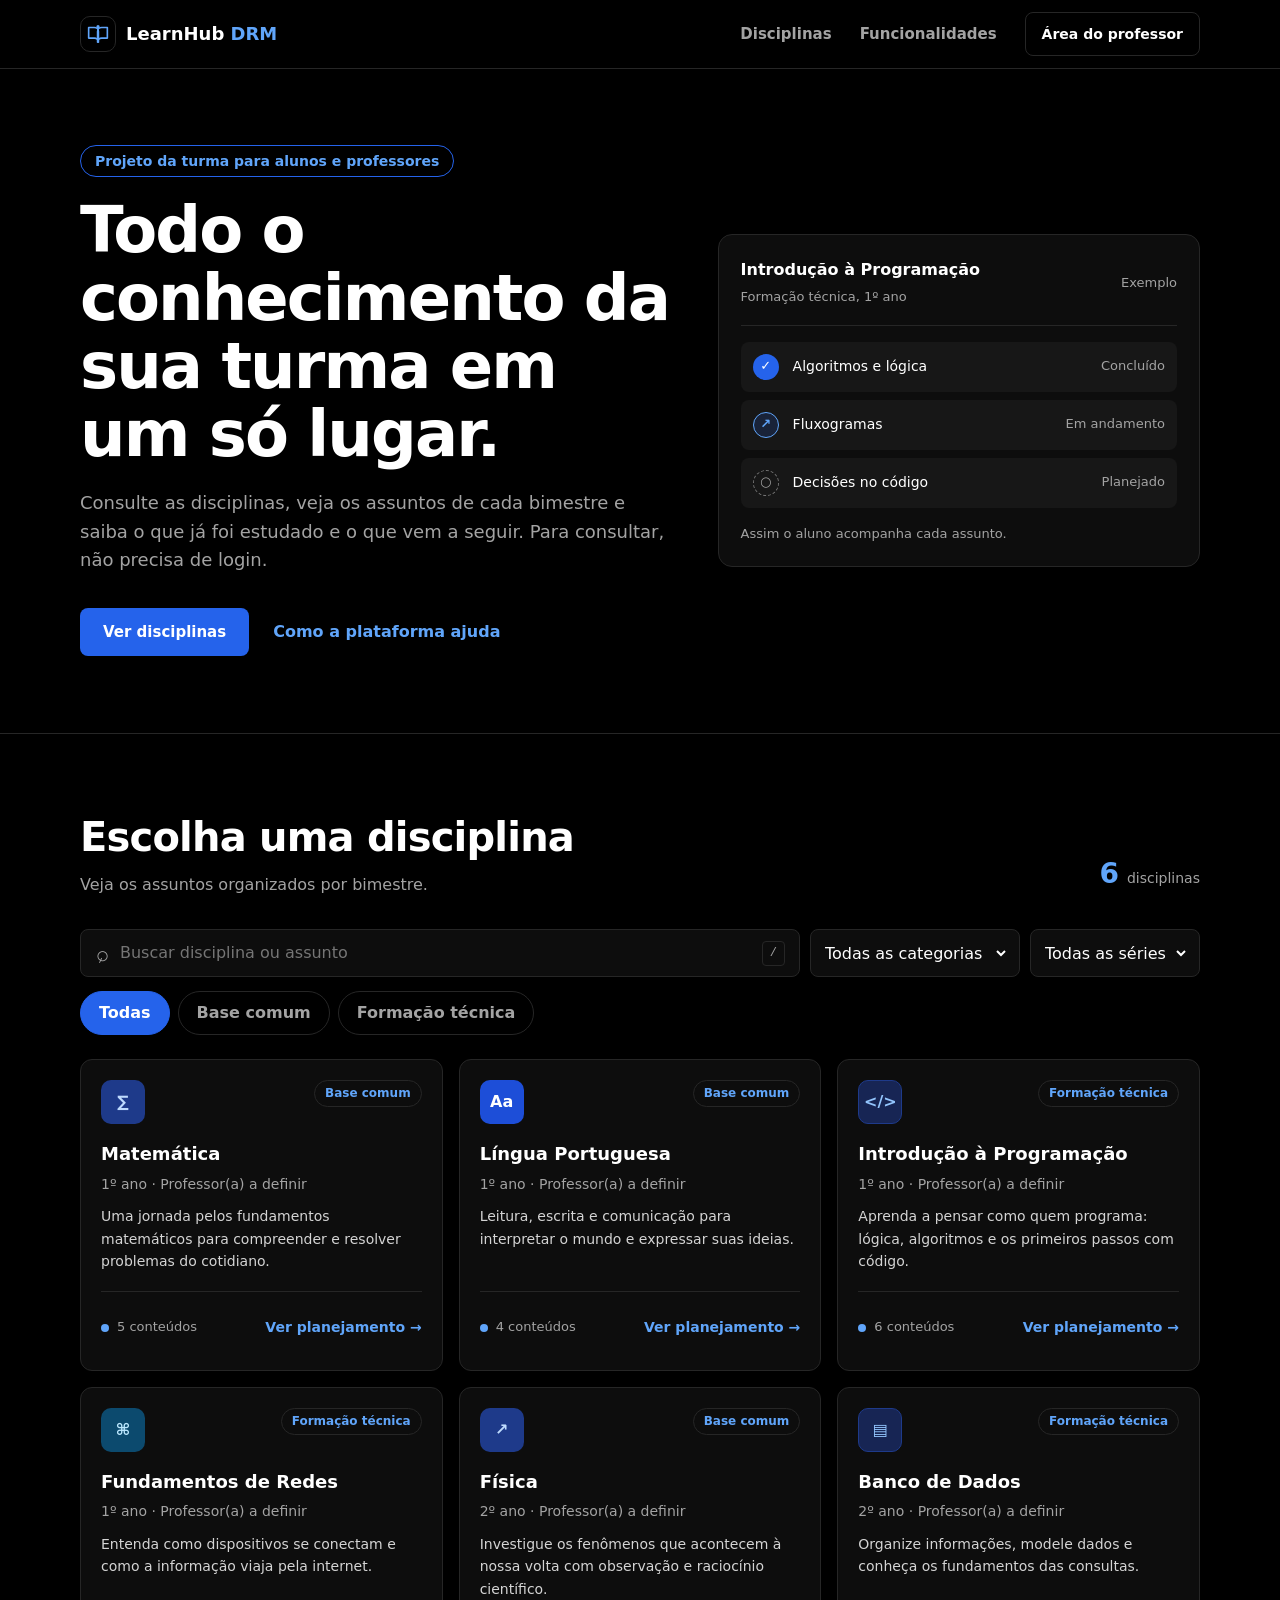
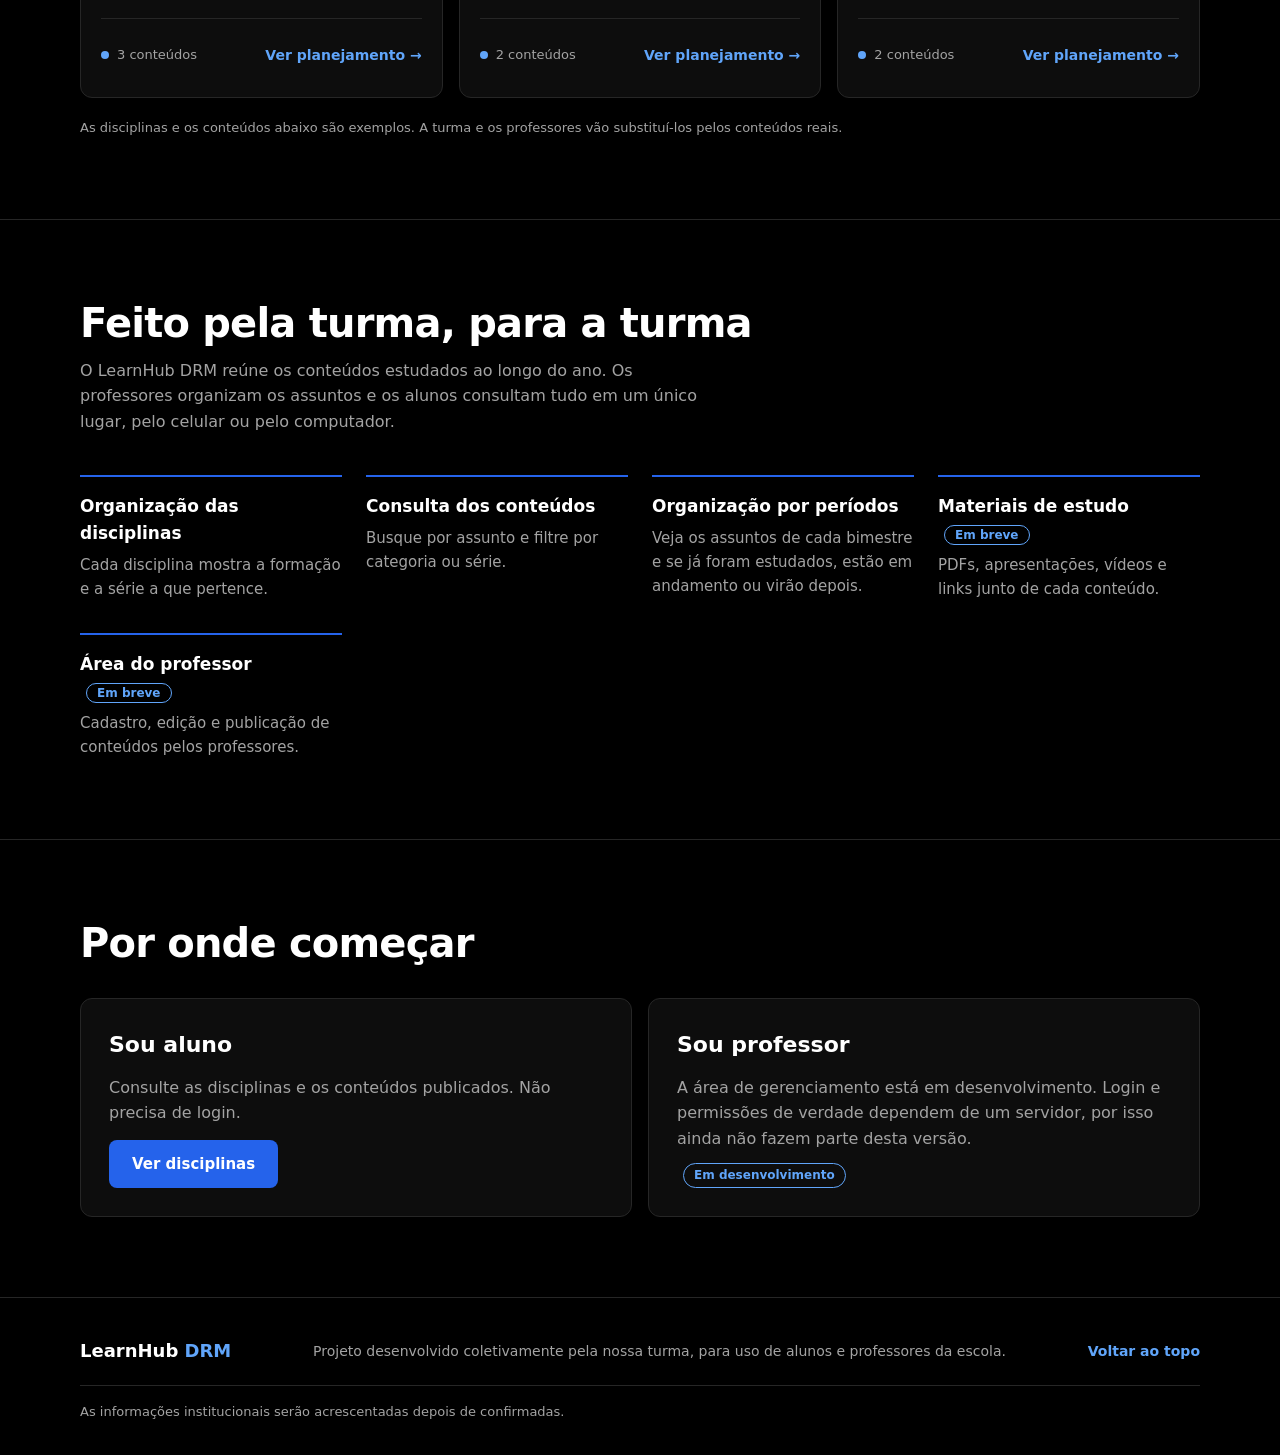
<file: index.html>
<!doctype html>
<html lang="pt-BR">
  <head>
    <meta charset="utf-8">
    <meta name="viewport" content="width=device-width, initial-scale=1">
    <meta name="theme-color" content="#000000">
    <meta name="description" content="LearnHub DRM: plataforma da turma para organizar e consultar os conteúdos das disciplinas.">
    <title>LearnHub DRM — os conteúdos da turma em um só lugar</title>
    <link rel="icon" href="data:image/svg+xml,%3Csvg xmlns='http://www.w3.org/2000/svg' viewBox='0 0 40 40'%3E%3Crect width='40' height='40' rx='12' fill='%23000'/%3E%3Cpath d='M10 12h8a6 6 0 0 1 6 6v12a6 6 0 0 0-6-6h-8zm20 0h-2a6 6 0 0 0-6 6v12a6 6 0 0 1 6-6h2z' fill='none' stroke='%2360a5fa' stroke-width='2.5' stroke-linejoin='round'/%3E%3C/svg%3E">
    <link rel="stylesheet" href="style.css">
    <script src="index.js" defer></script>
  </head>
  <body>
    <a class="skip-link" href="#conteudo">Pular para o conteúdo</a>

    <header class="site-header">
      <div class="container header-inner">
        <a class="brand" href="#inicio" aria-label="LearnHub DRM, início">
          <span class="brand-mark" aria-hidden="true">
            <svg viewBox="0 0 32 32" fill="none">
              <path d="M4.5 8h7a5 5 0 0 1 5 5v13a5 5 0 0 0-5-5h-7V8Z" stroke="currentColor" stroke-width="2" stroke-linejoin="round"/>
              <path d="M27.5 8h-7a5 5 0 0 0-5 5v13a5 5 0 0 1 5-5h7V8Z" stroke="currentColor" stroke-width="2" stroke-linejoin="round"/>
              <circle cx="16" cy="7" r="2" fill="currentColor"/>
            </svg>
          </span>
          <span class="brand-name">LearnHub <span>DRM</span></span>
        </a>
        <nav class="main-nav" aria-label="Navegação principal">
          <a href="#disciplinas">Disciplinas</a>
          <a href="#funcionalidades">Funcionalidades</a>
        </nav>
        <a class="button button-small button-outline" href="#professores">Área do professor</a>
      </div>
    </header>

    <main id="conteudo">
      <section class="hero" id="inicio">
        <div class="container hero-grid">
          <div>
            <span class="pill">Projeto da turma para alunos e professores</span>
            <h1>Todo o conhecimento da sua turma em um só lugar.</h1>
            <p class="hero-description">
              Consulte as disciplinas, veja os assuntos de cada bimestre e saiba o que já foi
              estudado e o que vem a seguir. Para consultar, não precisa de login.
            </p>
            <div class="hero-actions">
              <a class="button button-primary" href="#disciplinas">Ver disciplinas</a>
              <a class="text-link" href="#funcionalidades">Como a plataforma ajuda</a>
            </div>
          </div>

          <div class="preview" role="img" aria-label="Exemplo de como o aluno vê os conteúdos de uma disciplina">
            <div class="preview-head">
              <div>
                <strong>Introdução à Programação</strong>
                <small>Formação técnica, 1º ano</small>
              </div>
              <small>Exemplo</small>
            </div>
            <div class="preview-list">
              <div class="preview-item"><span class="mini-status done">✓</span><span>Algoritmos e lógica</span><small>Concluído</small></div>
              <div class="preview-item"><span class="mini-status current">↗</span><span>Fluxogramas</span><small>Em andamento</small></div>
              <div class="preview-item"><span class="mini-status planned">○</span><span>Decisões no código</span><small>Planejado</small></div>
            </div>
            <p class="preview-note">Assim o aluno acompanha cada assunto.</p>
          </div>
        </div>
      </section>

      <section class="section" id="disciplinas">
        <div class="container">
          <div class="section-heading">
            <div>
              <h2>Escolha uma disciplina</h2>
              <p>Veja os assuntos organizados por bimestre.</p>
            </div>
            <div class="course-count"><strong id="course-count">0</strong><span>disciplinas</span></div>
          </div>

          <div class="filters" role="search" aria-label="Buscar disciplinas">
            <label class="search-box">
              <span class="search-icon" aria-hidden="true">⌕</span>
              <span class="sr-only">Buscar por disciplina ou assunto</span>
              <input id="search-input" type="search" placeholder="Buscar disciplina ou assunto" autocomplete="off">
              <kbd>/</kbd>
            </label>
            <label class="select-wrap">
              <span class="sr-only">Filtrar por categoria</span>
              <select id="category-filter">
                <option value="todas">Todas as categorias</option>
                <option value="base">Base comum</option>
                <option value="tecnica">Formação técnica</option>
              </select>
            </label>
            <label class="select-wrap">
              <span class="sr-only">Filtrar por série</span>
              <select id="year-filter">
                <option value="todas">Todas as séries</option>
                <option value="1">1º ano</option>
                <option value="2">2º ano</option>
                <option value="3">3º ano</option>
              </select>
            </label>
          </div>

          <div class="category-pills" aria-label="Filtro rápido por categoria">
            <button class="filter-pill active" type="button" data-category="todas" aria-pressed="true">Todas</button>
            <button class="filter-pill" type="button" data-category="base" aria-pressed="false">Base comum</button>
            <button class="filter-pill" type="button" data-category="tecnica" aria-pressed="false">Formação técnica</button>
          </div>

          <div id="course-list" class="course-grid" aria-live="polite"></div>
          <div id="empty-state" class="empty-state" hidden>
            <span aria-hidden="true">⌕</span>
            <h3>Nenhuma disciplina encontrada</h3>
            <p>Tente outro termo ou ajuste os filtros.</p>
            <button class="button button-outline" id="clear-filters" type="button">Limpar filtros</button>
          </div>
          <p class="demo-disclaimer">As disciplinas e os conteúdos abaixo são exemplos. A turma e os professores vão substituí-los pelos conteúdos reais.</p>
        </div>
      </section>

      <section id="course-detail" class="course-detail-section" hidden>
        <div class="container" id="course-detail-content"></div>
      </section>

      <section class="section" id="funcionalidades">
        <div class="container">
          <h2>Feito pela turma, para a turma</h2>
          <p class="section-intro">
            O LearnHub DRM reúne os conteúdos estudados ao longo do ano. Os professores organizam
            os assuntos e os alunos consultam tudo em um único lugar, pelo celular ou pelo computador.
          </p>
          <div class="feature-grid">
            <article class="feature">
              <h3>Organização das disciplinas</h3>
              <p>Cada disciplina mostra a formação e a série a que pertence.</p>
            </article>
            <article class="feature">
              <h3>Consulta dos conteúdos</h3>
              <p>Busque por assunto e filtre por categoria ou série.</p>
            </article>
            <article class="feature">
              <h3>Organização por períodos</h3>
              <p>Veja os assuntos de cada bimestre e se já foram estudados, estão em andamento ou virão depois.</p>
            </article>
            <article class="feature">
              <h3>Materiais de estudo <span class="soon">Em breve</span></h3>
              <p>PDFs, apresentações, vídeos e links junto de cada conteúdo.</p>
            </article>
            <article class="feature">
              <h3>Área do professor <span class="soon">Em breve</span></h3>
              <p>Cadastro, edição e publicação de conteúdos pelos professores.</p>
            </article>
          </div>
        </div>
      </section>

      <section class="section" id="acesso">
        <div class="container">
          <h2>Por onde começar</h2>
          <div class="access-grid">
            <article class="access-card">
              <h3>Sou aluno</h3>
              <p>Consulte as disciplinas e os conteúdos publicados. Não precisa de login.</p>
              <a class="button button-primary" href="#disciplinas">Ver disciplinas</a>
            </article>
            <article class="access-card" id="professores">
              <h3>Sou professor</h3>
              <p>A área de gerenciamento está em desenvolvimento. Login e permissões de verdade dependem de um servidor, por isso ainda não fazem parte desta versão.</p>
              <span class="soon">Em desenvolvimento</span>
            </article>
          </div>
        </div>
      </section>
    </main>

    <footer class="site-footer">
      <div class="container">
        <div class="footer-main">
          <a class="brand footer-brand" href="#inicio"><span class="brand-name">LearnHub <span>DRM</span></span></a>
          <p>Projeto desenvolvido coletivamente pela nossa turma, para uso de alunos e professores da escola.</p>
          <a href="#inicio">Voltar ao topo</a>
        </div>
        <p class="footer-note">As informações institucionais serão acrescentadas depois de confirmadas.</p>
      </div>
    </footer>
  </body>
</html>
</file>
<file: style.css>
:root {
  color-scheme: dark;
  --bg: #000;
  --surface: #0d0d0d;
  --raised: #171717;
  --line: #262626;
  --text: #fff;
  --muted: #a3a3a3;
  --soft: #d4d4d4;
  --blue: #2563eb;
  --blue-dark: #1d4ed8;
  --blue-light: #60a5fa;
  --blue-tint: rgb(37 99 235 / 16%);
  font-family: system-ui, "Segoe UI", Roboto, sans-serif;
  text-rendering: optimizeLegibility;
}

* { box-sizing: border-box; }
html { scroll-behavior: smooth; scroll-padding-top: 80px; }
body { margin: 0; color: var(--text); background: var(--bg); font-size: 16px; line-height: 1.6; overflow-x: clip; }
h1, h2, h3, p { margin: 0; }
a { color: inherit; text-decoration: none; }
button, input, select { font: inherit; color: inherit; }
[hidden] { display: none !important; }
:focus-visible { outline: 3px solid var(--blue-light); outline-offset: 3px; }

.container { width: min(1120px, calc(100% - 40px)); margin-inline: auto; }
.sr-only, .skip-link:not(:focus) { position: absolute; width: 1px; height: 1px; margin: -1px; overflow: hidden; clip: rect(0, 0, 0, 0); white-space: nowrap; }
.skip-link:focus { position: fixed; z-index: 20; top: 12px; left: 12px; padding: 12px 16px; background: var(--blue); border-radius: 8px; }

/* Cabeçalho */
.site-header { position: sticky; z-index: 10; top: 0; background: var(--bg); border-bottom: 1px solid var(--line); }
.header-inner { min-height: 68px; display: flex; align-items: center; gap: 28px; }
.brand { display: inline-flex; align-items: center; gap: 10px; margin-right: auto; font-size: 18px; font-weight: 800; }
.brand-mark { width: 36px; height: 36px; display: grid; place-items: center; color: var(--blue-light); border: 1px solid var(--line); border-radius: 10px; }
.brand-mark svg { width: 26px; height: 26px; }
.brand-name span { color: var(--blue-light); }
.main-nav { display: flex; gap: 28px; }
.main-nav a { padding: 10px 0; color: var(--muted); font-size: 15px; font-weight: 600; }
.main-nav a:hover { color: var(--text); }

/* Botões e links */
.button { min-height: 48px; display: inline-flex; align-items: center; justify-content: center; gap: 8px; padding: 0 22px; border: 1px solid transparent; border-radius: 8px; font-size: 15px; font-weight: 700; cursor: pointer; transition: background .2s, border-color .2s, color .2s; }
.button-primary { color: #fff; background: var(--blue); }
.button-primary:hover { background: var(--blue-dark); }
.button-outline { background: transparent; border-color: var(--line); }
.button-outline:hover { color: var(--blue-light); border-color: var(--blue-light); }
.button-small { min-height: 44px; padding-inline: 16px; font-size: 14px; }
.text-link { padding: 12px 0; color: var(--blue-light); font-weight: 700; }
.text-link:hover { text-decoration: underline; }

/* Hero */
.hero { border-bottom: 1px solid var(--line); }
.hero-grid { display: grid; grid-template-columns: 1.1fr .9fr; align-items: center; gap: 48px; padding-block: 76px; }
.pill { display: inline-block; padding: 4px 14px; color: var(--blue-light); border: 1px solid var(--blue); border-radius: 20px; font-size: 14px; font-weight: 600; }
.hero h1 { max-width: 13em; margin-block: 20px; font-size: clamp(38px, 5.4vw, 64px); font-weight: 800; line-height: 1.06; letter-spacing: -.03em; }
.hero-description { max-width: 34em; color: var(--muted); font-size: 18px; }
.hero-actions { display: flex; flex-wrap: wrap; align-items: center; gap: 8px 24px; margin-top: 32px; }

.preview { padding: 22px; background: var(--surface); border: 1px solid var(--line); border-radius: 14px; }
.preview-head { display: flex; justify-content: space-between; align-items: center; gap: 12px; padding-bottom: 16px; border-bottom: 1px solid var(--line); }
.preview-head strong { display: block; }
.preview small, .preview-note { color: var(--muted); font-size: 13px; }
.preview-list { display: grid; gap: 8px; margin-block: 16px; }
.preview-item { display: grid; grid-template-columns: 28px 1fr auto; align-items: center; gap: 12px; padding: 12px; background: var(--raised); border-radius: 8px; font-size: 14px; }

/* Indicadores de status (usados no hero e no detalhe) */
.mini-status { width: 26px; height: 26px; display: grid; place-items: center; border-radius: 50%; font-size: 13px; font-weight: 700; }
.mini-status.done { color: #fff; background: var(--blue); }
.mini-status.current { color: var(--blue-light); background: var(--blue-tint); border: 1px solid var(--blue-light); }
.mini-status.planned { color: var(--muted); border: 1px dashed #737373; }
.status-dot { width: 8px; height: 8px; display: inline-block; flex: none; border-radius: 50%; }
.status-dot.done { background: var(--blue); }
.status-dot.current { background: var(--blue-light); }
.status-dot.planned { border: 1px solid var(--muted); }

/* Seções */
.section { padding-block: 80px; border-bottom: 1px solid var(--line); }
.section h2 { font-size: clamp(28px, 3.6vw, 40px); line-height: 1.15; letter-spacing: -.02em; }
.section-heading { display: flex; justify-content: space-between; align-items: flex-end; gap: 20px; margin-bottom: 32px; }
.section-heading p, .section-intro { max-width: 40em; margin-top: 12px; color: var(--muted); }
.course-count { display: flex; align-items: baseline; gap: 8px; color: var(--muted); font-size: 14px; }
.course-count strong { color: var(--blue-light); font-size: 28px; }

.feature-grid { display: grid; grid-template-columns: repeat(auto-fit, minmax(220px, 1fr)); gap: 32px 24px; margin-top: 40px; }
.feature { padding-top: 16px; border-top: 2px solid var(--blue); }
.feature h3 { margin-bottom: 6px; font-size: 17px; }
.feature p { color: var(--muted); font-size: 15px; }
.soon { margin-left: 6px; padding: 2px 10px; color: var(--blue-light); border: 1px solid var(--blue-light); border-radius: 20px; font-size: 12px; font-weight: 600; white-space: nowrap; }

.access-grid { display: grid; grid-template-columns: 1fr 1fr; gap: 16px; margin-top: 32px; }
.access-card { display: flex; flex-direction: column; align-items: flex-start; gap: 12px; padding: 28px; background: var(--surface); border: 1px solid var(--line); border-radius: 12px; }
.access-card h3 { font-size: 22px; }
.access-card p { flex: 1; color: var(--muted); }

/* Busca e filtros */
.filters { display: grid; grid-template-columns: 1fr 210px 170px; gap: 10px; margin-bottom: 14px; }
.search-box, .select-wrap { min-height: 48px; display: flex; align-items: center; background: var(--surface); border: 1px solid var(--line); border-radius: 8px; }
.search-box:focus-within, .select-wrap:focus-within { outline: 3px solid var(--blue-light); outline-offset: 2px; }
.search-box { gap: 10px; padding-inline: 14px; }
.select-wrap { padding-inline: 10px; }
.search-icon { color: var(--muted); font-size: 22px; transform: rotate(-20deg); }
.search-box input, .select-wrap select { width: 100%; min-width: 0; background: transparent; border: 0; outline: 0; font-size: 16px; }
.select-wrap option { background: var(--raised); }
.search-box kbd { padding: 2px 7px; color: var(--muted); border: 1px solid var(--line); border-radius: 4px; font-size: 12px; }

.category-pills { display: flex; gap: 8px; margin-bottom: 24px; overflow-x: auto; }
.filter-pill { min-height: 44px; flex: none; padding-inline: 18px; color: var(--muted); background: transparent; border: 1px solid var(--line); border-radius: 22px; font-weight: 600; cursor: pointer; }
.filter-pill:hover { color: var(--text); border-color: #525252; }
.filter-pill.active { color: #fff; background: var(--blue); border-color: var(--blue); }

/* Cartões de disciplina */
.course-grid { display: grid; grid-template-columns: repeat(3, 1fr); gap: 16px; }
.course-card { min-width: 0; display: flex; flex-direction: column; padding: 20px; background: var(--surface); border: 1px solid var(--line); border-radius: 12px; transition: border-color .2s; }
.course-card:hover { border-color: var(--blue); }
.card-top { display: flex; justify-content: space-between; align-items: flex-start; gap: 10px; margin-bottom: 16px; }
.course-icon { width: 44px; height: 44px; display: grid; flex: none; place-items: center; border-radius: 10px; font-weight: 700; }
/* Nomes das classes mantidos para não alterar o index.js; todas usam tons de azul. */
.tone-blue { color: #bfdbfe; background: #1e3a8a; }
.tone-amber { color: #fff; background: var(--blue-dark); }
.tone-violet { color: #93c5fd; background: #172554; border: 1px solid #1e3a8a; }
.tone-green { color: #bae6fd; background: #0c4a6e; }
.category-tag { padding: 3px 10px; color: var(--blue-light); border: 1px solid var(--line); border-radius: 20px; font-size: 12px; font-weight: 600; }
.course-card h3 { margin-bottom: 4px; font-size: 18px; }
.course-meta { margin-bottom: 10px; color: var(--muted); font-size: 14px; }
.course-description { margin-bottom: 18px; color: var(--soft); font-size: 14px; }
.card-bottom { display: flex; justify-content: space-between; align-items: center; gap: 8px; margin-top: auto; padding-top: 14px; border-top: 1px solid var(--line); }
.status-summary { display: flex; align-items: center; gap: 8px; color: var(--muted); font-size: 13px; }
.card-link { min-height: 44px; padding: 0 0 0 8px; color: var(--blue-light); background: none; border: 0; font-size: 14px; font-weight: 700; cursor: pointer; }
.card-link:hover { text-decoration: underline; }
.demo-disclaimer { margin-top: 20px; color: var(--muted); font-size: 13px; }
.empty-state { padding: 48px 20px; text-align: center; border: 1px dashed #404040; border-radius: 12px; }
.empty-state > span { color: var(--blue-light); font-size: 30px; }
.empty-state h3 { margin: 8px 0; }
.empty-state p { margin-bottom: 16px; color: var(--muted); }

/* Detalhe da disciplina */
.course-detail-section { padding-block: 56px 72px; background: var(--surface); border-bottom: 1px solid var(--line); }
.detail-back { min-height: 44px; display: inline-flex; align-items: center; gap: 8px; margin-bottom: 20px; color: var(--blue-light); background: none; border: 0; font-weight: 700; cursor: pointer; }
.detail-header { display: flex; align-items: flex-start; gap: 16px; }
.detail-header .course-icon { width: 56px; height: 56px; font-size: 20px; }
.detail-header h2 { margin: 10px 0 4px; font-size: clamp(26px, 4vw, 38px); line-height: 1.15; }
.detail-header p { color: var(--muted); font-size: 14px; }
.detail-description { max-width: 42em; margin-block: 18px 28px; color: var(--soft); }
.detail-period-label { margin-bottom: 10px; color: var(--muted); font-size: 14px; font-weight: 600; }
.period-tabs { display: flex; gap: 8px; padding-bottom: 6px; overflow-x: auto; }
.period-tab { min-height: 44px; flex: none; padding-inline: 16px; color: var(--muted); background: transparent; border: 1px solid var(--line); border-radius: 8px; font-weight: 600; cursor: pointer; }
.period-tab[aria-selected="true"] { color: #fff; background: var(--blue); border-color: var(--blue); }
.period-content-list { display: grid; gap: 10px; margin-top: 14px; }
.content-row { display: grid; grid-template-columns: 32px 1fr auto; align-items: start; gap: 12px; padding: 16px; background: var(--bg); border: 1px solid var(--line); border-radius: 10px; }
.content-row h3 { margin-bottom: 4px; font-size: 16px; }
.content-row p { color: var(--muted); font-size: 14px; }
.content-row .status-label { display: flex; align-items: center; gap: 8px; margin-top: 8px; color: var(--soft); font-size: 13px; }
.level-tag { padding: 4px 10px; color: var(--muted); border: 1px solid var(--line); border-radius: 20px; font-size: 12px; white-space: nowrap; }
.detail-empty { padding: 20px; color: var(--muted); border: 1px dashed #404040; border-radius: 8px; }

/* Rodapé */
.site-footer { padding-block: 32px; color: var(--muted); font-size: 14px; }
.footer-main { display: flex; flex-wrap: wrap; justify-content: space-between; align-items: center; gap: 12px 24px; }
.footer-brand { margin: 0; color: var(--text); }
.site-footer a:not(.brand) { padding: 10px 0; color: var(--blue-light); font-weight: 600; }
.footer-note { margin-top: 12px; padding-top: 16px; border-top: 1px solid var(--line); font-size: 13px; }

/* Responsivo */
@media (max-width: 860px) {
  .main-nav { display: none; }
  .hero-grid { grid-template-columns: 1fr; gap: 36px; padding-block: 48px; }
  .course-grid { grid-template-columns: repeat(2, 1fr); }
  .filters { grid-template-columns: 1fr 1fr; }
  .search-box { grid-column: 1 / -1; }
}

@media (max-width: 560px) {
  .container { width: calc(100% - 32px); }
  .section { padding-block: 56px; }
  .course-grid, .access-grid, .filters { grid-template-columns: 1fr; }
  .hero-actions .button { width: 100%; }
  .course-count, .search-box kbd { display: none; }
  .detail-header { flex-direction: column; }
  .content-row { grid-template-columns: 28px 1fr; }
  .content-row .level-tag { grid-column: 2; justify-self: start; }
}

@media (hover: none) { .course-card:hover { border-color: var(--line); } }
@media (prefers-reduced-motion: reduce) { * { scroll-behavior: auto !important; transition: none !important; } }
</file>
